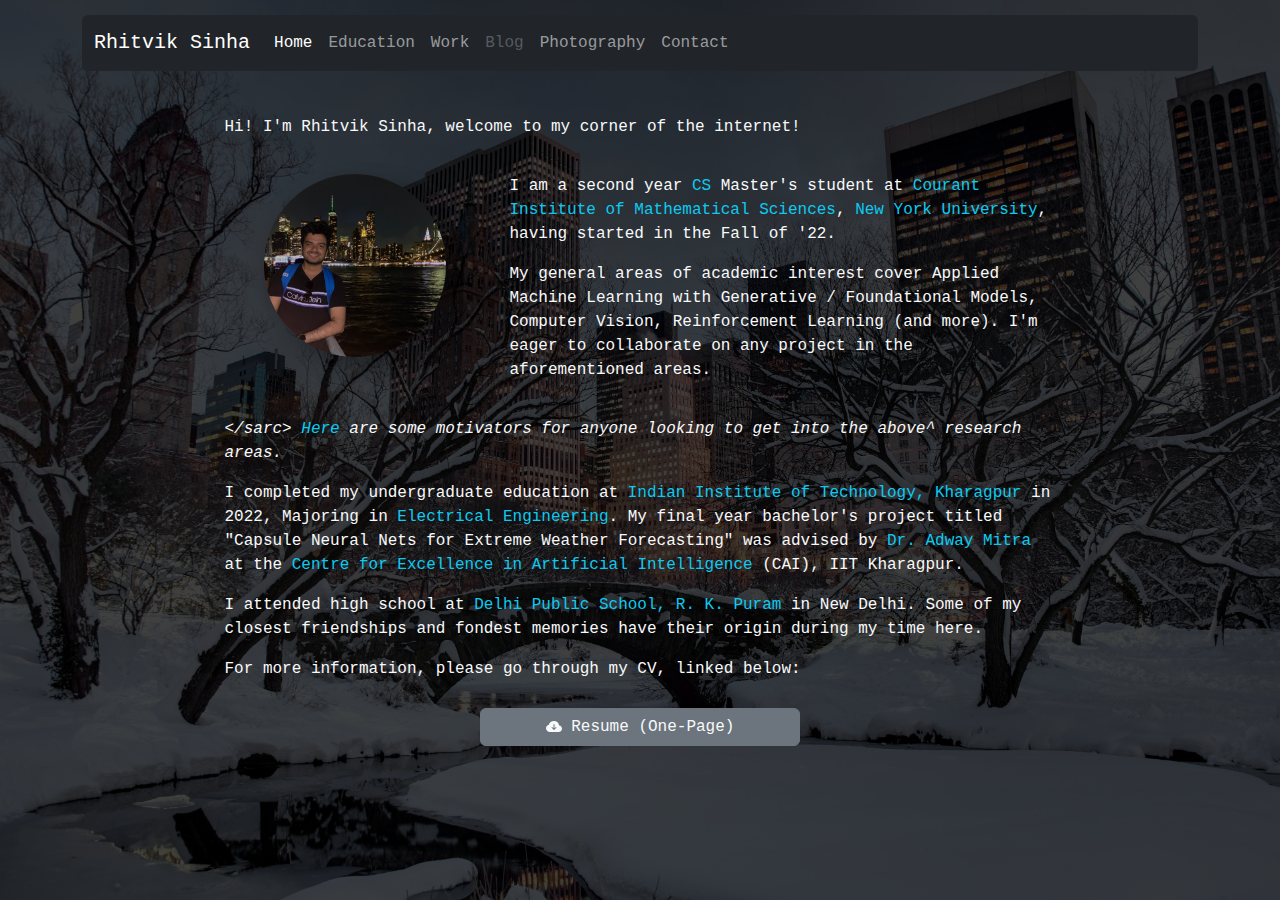
<file: index.html>
<!doctype html>

<html lang="en">
<head>
    <meta charset="utf-8">
    <meta name="viewport" content="width=device-width, initial-scale=1">

    <title>Home Page | Rhitvik Sinha</title>
    <meta name="description" content="Personal Web Page">
    <meta name="author" content="Rhitvik Sinha">

    <meta property="og:title" content="Home Page | Rhitvik Sinha">
    <meta property="og:type" content="website">
    <meta property="og:url" content="https://rhitviksinha.github.io/">
    <meta property="og:description" content="Rhitvik Sinha's Personal Web Page.">
    <meta property="og:image" content="./assets/img/rhitvik.JPG">

    <link rel="icon" href="./assets/img/favicon1.ico">

    <!-- Bootstrap core CSS -->
    <link rel="stylesheet" href="./assets/dist/css/bootstrap.min.css">
    <link href="./assets/css/navbar.css" rel="stylesheet">
    <style>
        body {
            background-image: url('./assets/img/nyc-winter.jpg');
            background-repeat: no-repeat;
            background-attachment: fixed;  
            background-size: cover;
            background-color: rgba(0,0,0,0.75);
            background-blend-mode: darken;
        }
        img {
            border-radius: 50%;
            box-shadow: 25px 15px 25px 3px rgba(0, 0, 0, 0.2), 0 6px 20px 0 rgba(0, 0, 0, 0.19);
        }
        #myBtn {
            display: none;
            position: fixed;
            bottom: 20px;
            right: 30px;
            z-index: 99;
            font-size: 30px;
            border: 2px solid white;
            outline: none;
            background-color: rgba(255,255,255,0.2);
            color: white;
            cursor: pointer;
            padding: 11px 21px 13px 19px;
            border-radius: 50%;
        }
        #myBtn:hover {
            background-color: rgba(255,255,255,0.5);
        }
    </style>

</head>

<body class="font-monospace text-light">

    <button onclick="topFunction()" id="myBtn" title="Back to top">☝️</button>
    <script>
        //Get the button
        var mybutton = document.getElementById("myBtn");
        
        // When the user scrolls down 20px from the top of the document, show the button
        window.onscroll = function() {scrollFunction()};
        
        function scrollFunction() {
            if (document.body.scrollTop > 20 || document.documentElement.scrollTop > 20) {
                mybutton.style.display = "block";
            } else {
                mybutton.style.display = "none";
            }
        }
        
        // When the user clicks on the button, scroll to the top of the document
        function topFunction() {
            document.body.scrollTop = 0;
            document.documentElement.scrollTop = 0;
        }
    </script>

    <div class="container fixed-top">
        <nav class="navbar navbar-expand-lg navbar-dark bg-dark rounded" aria-label="Eleventh navbar example">
            <div class="container-fluid">
                <a class="navbar-brand" href="./">Rhitvik Sinha</a>

                <button class="navbar-toggler" type="button" data-bs-toggle="collapse" data-bs-target="#navbarsExample09" aria-controls="navbarsExample09" aria-expanded="false" aria-label="Toggle navigation">
                    <span class="navbar-toggler-icon"></span>
                </button>

                <div class="collapse navbar-collapse" id="navbarsExample09">
                    <ul class="navbar-nav me-auto mb-2 mb-lg-0">
                        <li class="nav-item">
                            <a class="nav-link active" aria-current="page" href="./">Home</a>
                        </li>
                        <li class="nav-item">
                            <a class="nav-link" href="./edu">Education</a>
                        </li>
                        <li class="nav-item">
                            <a class="nav-link" href="./work">Work</a>
                        </li>
                        <li class="nav-item">
                            <a class="nav-link disabled" href="#">Blog</a>
                        </li>
                        <li class="nav-item">
                            <a class="nav-link" href="./photo">Photography</a>
                        </li>
                        <li class="nav-item">
                            <a class="nav-link" href="./contact">Contact</a>
                        </li>
                    </ul>
                </div>
            </div>
        </nav>
    </div>
    <!-- <div id="content"><iframe src="https://flowcv.me/rhitvik" title="flowcv" style="height:100vh; width:100%; border:none;"></iframe></div> -->

    <div class="container" style="margin-top: 1.2in;">
        <div class="row justify-content-center">
            <div class="col-lg-9">
                <p>Hi! I'm Rhitvik Sinha, welcome to my corner of the internet!</p>
            </div>
        </div>
        <div class="row justify-content-center">
            <div class="col-lg-3 text-center" style="margin-top: 0.5cm;">
                <img src="./assets/img/rhitvik.JPG" width="70%">
            </div>
            <div class="col-lg-6">
                <p style="margin-top: 0.5cm;">
                    I am a second year <a class="link-info text-decoration-none" target="_blank" rel="noopener noreferrer" href="https://cs.nyu.edu/">CS</a> Master's student at 
                    <a class="link-info text-decoration-none" target="_blank" rel="noopener noreferrer" href="https://cims.nyu.edu/">Courant Institute of Mathematical Sciences</a>, 
                    <a class="link-info text-decoration-none" target="_blank" rel="noopener noreferrer" href="https://nyu.edu/">New York University</a>, having started in the Fall of '22.
                </p>
                <p>
                    My general areas of academic interest cover Applied Machine Learning with Generative / Foundational Models,
                    Computer Vision, Reinforcement Learning (and more). I'm eager to collaborate on any project in the 
                    aforementioned areas.
                </p>
            </div>
        </div>
        <div class="row justify-content-center">
            <div class="col-lg-9">
                <p style="margin-top: 0.5cm;">
                    <i>
                        &lt;/sarc&gt; <a class="link-info text-decoration-none" href="./motivation">Here</a> 
                        are some motivators for anyone looking to get into the above^ research areas.
                    </i>
                </p><p>
                I completed my undergraduate education at 
                <a class="link-info text-decoration-none" target="_blank" rel="noopener noreferrer" href="http://www.iitkgp.ac.in/">Indian Institute of Technology, Kharagpur</a> 
                in 2022, Majoring in <a class="link-info text-decoration-none" target="_blank" rel="noopener noreferrer" href="http://www.ee.iitkgp.ac.in/">Electrical Engineering</a>. 
                My final year bachelor's project titled "Capsule Neural Nets for Extreme Weather Forecasting" was advised by 
                <a class="link-info text-decoration-none" target="_blank" rel="noopener noreferrer" href="https://sites.google.com/site/adwayresearch/">Dr. Adway Mitra</a> 
                at the <a class="link-info text-decoration-none" target="_blank" rel="noopener noreferrer" href="http://www.ai.iitkgp.ac.in/">Centre for Excellence in Artificial Intelligence</a> 
                (CAI), IIT Kharagpur.
                </p><p>
                I attended high school at <a class="link-info text-decoration-none" target="_blank" rel="noopener noreferrer" 
                    href="https://dpsrkp.net/">Delhi Public School, R. K. Puram</a> in New Delhi. Some of my closest 
                friendships and fondest memories have their origin during my time here.
                </p><p>
                For more information, please go through my CV, linked below:
                </p>
                </div>
        </div>
    </div>

    <div class="d-grid gap-2 col-3 mx-auto position-relative" style="margin-top: 0.3cm;">
        <button type="button" class="btn btn-secondary">
            <a class="stretched-link link-light text-decoration-none" target="_blank" rel="noopener noreferrer" href="./assets/pdf/cv.pdf">
                <svg xmlns="http://www.w3.org/2000/svg" width="16" height="16" fill="currentColor" class="bi bi-cloud-arrow-down-fill" viewBox="0 0 16 16">
                    <path d="M8 2a5.53 5.53 0 0 0-3.594 1.342c-.766.66-1.321 1.52-1.464 2.383C1.266 6.095 0 7.555 0 9.318 0 11.366 1.708 13 3.781 13h8.906C14.502 13 16 11.57 16 9.773c0-1.636-1.242-2.969-2.834-3.194C12.923 3.999 10.69 2 8 2zm2.354 6.854-2 2a.5.5 0 0 1-.708 0l-2-2a.5.5 0 1 1 .708-.708L7.5 9.293V5.5a.5.5 0 0 1 1 0v3.793l1.146-1.147a.5.5 0 0 1 .708.708z"></path>
                </svg>
            Resume (One-Page)
            </a>
        </button>
    </div>

    <script src="./assets/dist/js/bootstrap.bundle.min.js"></script>
</body>
</html>
</file>
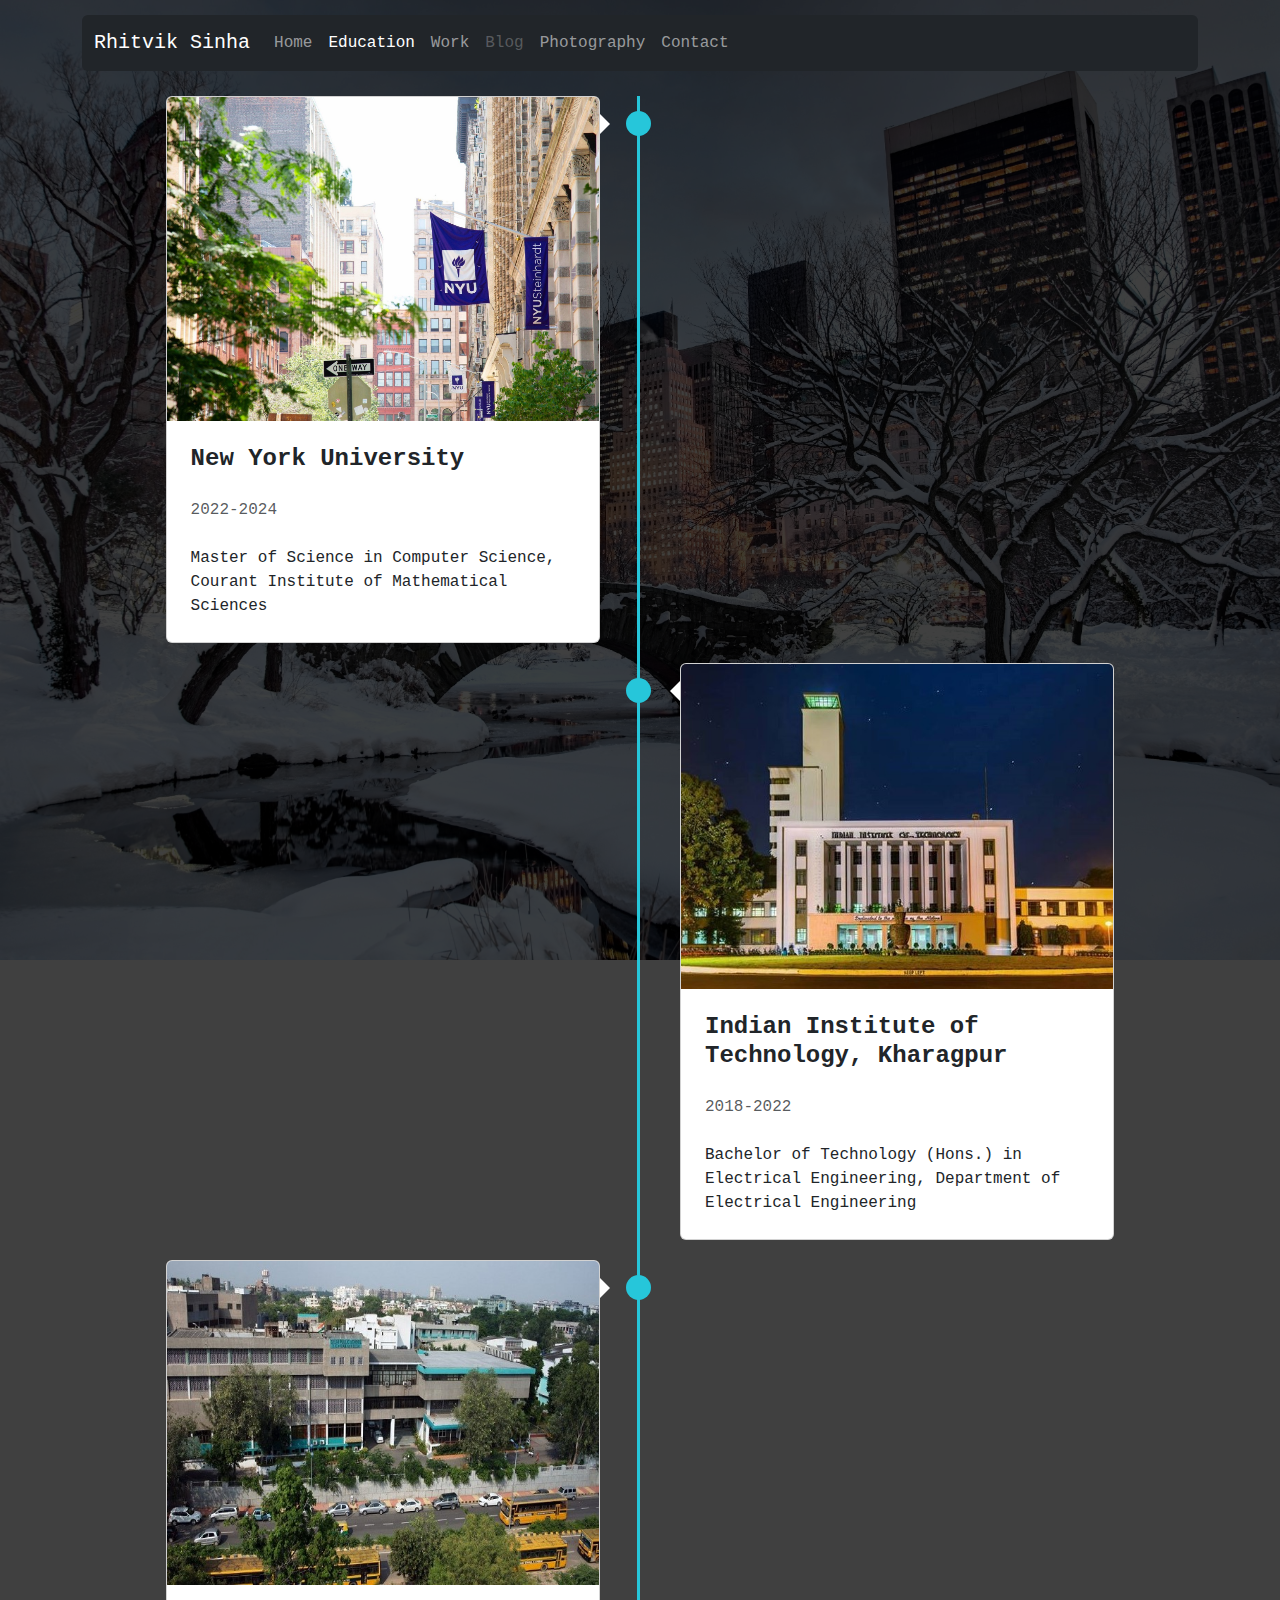
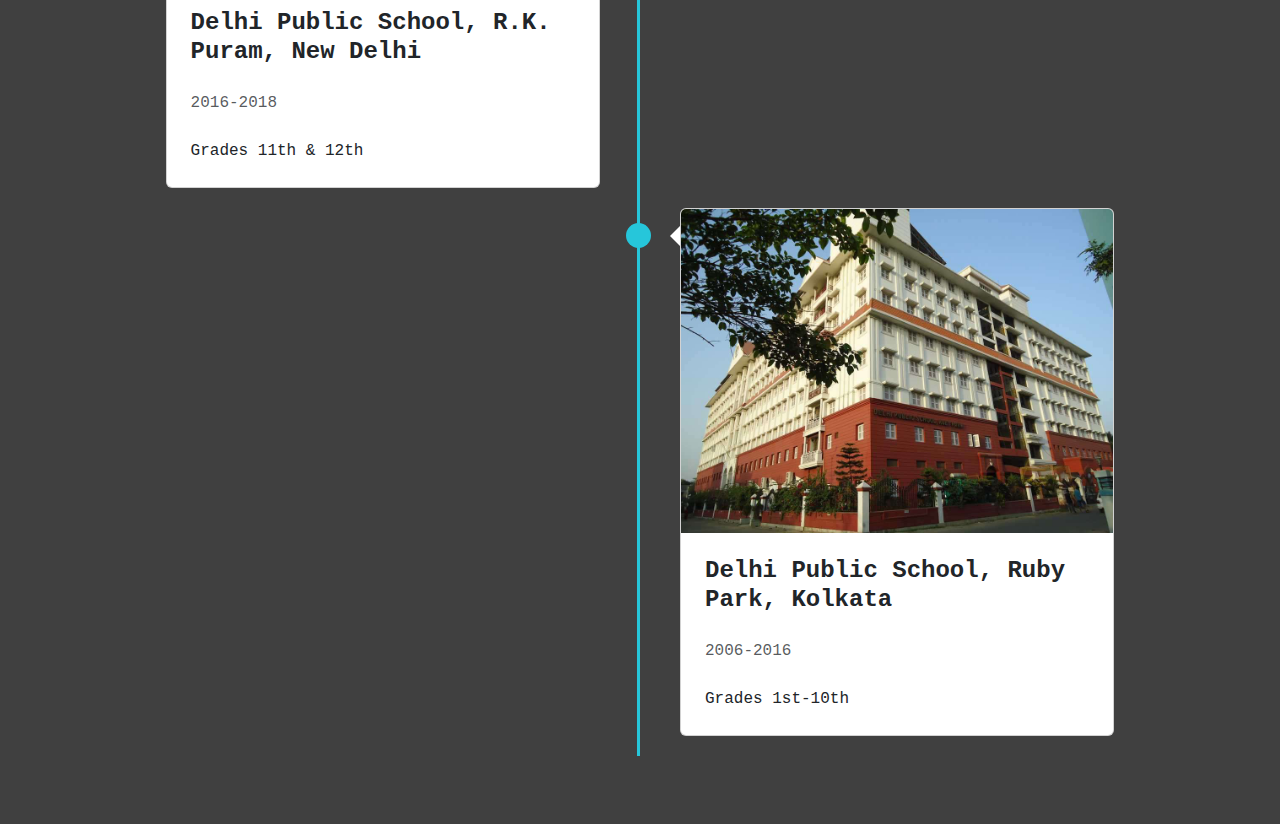
<file: edu.html>
<!doctype html>

<html lang="en">
<head>
    <meta charset="utf-8">
    <meta name="viewport" content="width=device-width, initial-scale=1">

    <title>Educational Timeline | Rhitvik Sinha</title>
    <meta name="description" content="Personal Web Page">
    <meta name="author" content="Rhitvik Sinha">

    <meta property="og:title" content="Educational Timeline | Rhitvik Sinha">
    <meta property="og:type" content="website">
    <meta property="og:url" content="https://rhitviksinha.github.io/">
    <meta property="og:description" content="Rhitvik Sinha's Personal Web Page.">
    <meta property="og:image" content="./assets/img/rhitvik.JPG">

    <link rel="icon" href="./assets/img/favicon1.ico">

    <!-- Bootstrap core CSS -->
    <link rel="stylesheet" href="./assets/dist/css/bootstrap.min.css">
    <link href="./assets/css/navbar.css" rel="stylesheet">
    <link href="./assets/css/timeline.css" rel="stylesheet">
    <style>
        body {
            background-image: url('./assets/img/nyc-winter.jpg');
            background-repeat: no-repeat;
            background-attachment: fixed;  
            background-size: cover;
            background-color: rgba(0,0,0,0.75);
            background-blend-mode: darken;
        }
        #myBtn {
            display: none;
            position: fixed;
            bottom: 20px;
            right: 30px;
            z-index: 99;
            font-size: 30px;
            border: 2px solid white;
            outline: none;
            background-color: rgba(255,255,255,0.2);
            color: white;
            cursor: pointer;
            padding: 11px 21px 13px 19px;
            border-radius: 50%;
        }
        #myBtn:hover {
            background-color: rgba(255,255,255,0.5);
        }
    </style>

</head>

<body class="font-monospace">

    <button onclick="topFunction()" id="myBtn" title="Back to top">☝️</button>
    <script>
        //Get the button
        var mybutton = document.getElementById("myBtn");
        
        // When the user scrolls down 20px from the top of the document, show the button
        window.onscroll = function() {scrollFunction()};
        
        function scrollFunction() {
            if (document.body.scrollTop > 20 || document.documentElement.scrollTop > 20) {
                mybutton.style.display = "block";
            } else {
                mybutton.style.display = "none";
            }
        }
        
        // When the user clicks on the button, scroll to the top of the document
        function topFunction() {
            document.body.scrollTop = 0;
            document.documentElement.scrollTop = 0;
        }
    </script>

    <div class="container fixed-top">
        <nav class="navbar navbar-expand-lg navbar-dark bg-dark rounded" aria-label="Eleventh navbar example">
            <div class="container-fluid">
                <a class="navbar-brand" href="./">Rhitvik Sinha</a>

                <button class="navbar-toggler" type="button" data-bs-toggle="collapse" data-bs-target="#navbarsExample09" aria-controls="navbarsExample09" aria-expanded="false" aria-label="Toggle navigation">
                    <span class="navbar-toggler-icon"></span>
                </button>

                <div class="collapse navbar-collapse" id="navbarsExample09">
                    <ul class="navbar-nav me-auto mb-2 mb-lg-0">
                        <li class="nav-item">
                            <a class="nav-link" href="./">Home</a>
                        </li>
                        <li class="nav-item">
                            <a class="nav-link active" aria-current="page" href="./edu">Education</a>
                        </li>
                        <li class="nav-item">
                            <a class="nav-link" href="./work">Work</a>
                        </li>
                        <li class="nav-item">
                            <a class="nav-link disabled" href="#">Blog</a>
                        </li>
                        <li class="nav-item">
                            <a class="nav-link" href="./photo">Photography</a>
                        </li>
                        <li class="nav-item">
                            <a class="nav-link" href="./contact">Contact</a>
                        </li>
                    </ul>
                </div>
            </div>
        </nav>
    </div>

    <section style="margin: 0.5in 12% 0% 12%">
        <div class="container py-5">
            <div class="main-timeline-2">
                <div class="timeline-2 left-2">
                    <div class="card">
                        <img src="./assets/img/nyu.jpg" class="card-img-top"
                        alt="Responsive image">
                        <div class="card-body p-4">
                            <h4 class="fw-bold mb-4">New York University</h4>
                            <p class="text-muted mb-4"><i class="far fa-clock" aria-hidden="true"></i> 2022-2024</p>
                            <p class="mb-0">Master of Science in Computer Science, Courant Institute of Mathematical 
                                Sciences
                            </p>
                        </div>
                    </div>
                </div>
                <div class="timeline-2 right-2">
                    <div class="card">
                        <img src="./assets/img/kgp.jpg" class="card-img-top"
                        alt="Responsive image">
                        <div class="card-body p-4">
                            <h4 class="fw-bold mb-4">Indian Institute of Technology, Kharagpur</h4>
                            <p class="text-muted mb-4"><i class="far fa-clock" aria-hidden="true"></i> 2018-2022</p>
                            <p class="mb-0">Bachelor of Technology (Hons.) in Electrical Engineering, Department of 
                                Electrical Engineering
                            </p>
                        </div>
                    </div>
                </div>
                <div class="timeline-2 left-2">
                    <div class="card">
                        <img src="./assets/img/dpsrkp.jpg" class="card-img-top"
                        alt="Responsive image">
                        <div class="card-body p-4">
                            <h4 class="fw-bold mb-4">Delhi Public School, R.K. Puram, New Delhi</h4>
                            <p class="text-muted mb-4"><i class="far fa-clock" aria-hidden="true"></i> 2016-2018</p>
                            <p class="mb-0">Grades 11th & 12th</p>
                        </div>
                    </div>
                </div>
                <div class="timeline-2 right-2">
                    <div class="card">
                        <img src="./assets/img/dpsrpk.jpg" class="card-img-top"
                        alt="Responsive image">
                        <div class="card-body p-4">
                            <h4 class="fw-bold mb-4"> Delhi Public School, Ruby Park, Kolkata</h4>
                            <p class="text-muted mb-4"><i class="far fa-clock" aria-hidden="true"></i> 2006-2016</p>
                            <p class="mb-0">Grades 1st-10th
                            </p>
                        </div>
                    </div>
                </div>
            </div>
        </div>
    </section>

    <script src="./assets/dist/js/bootstrap.bundle.min.js"></script>
</body>
</html>
</file>
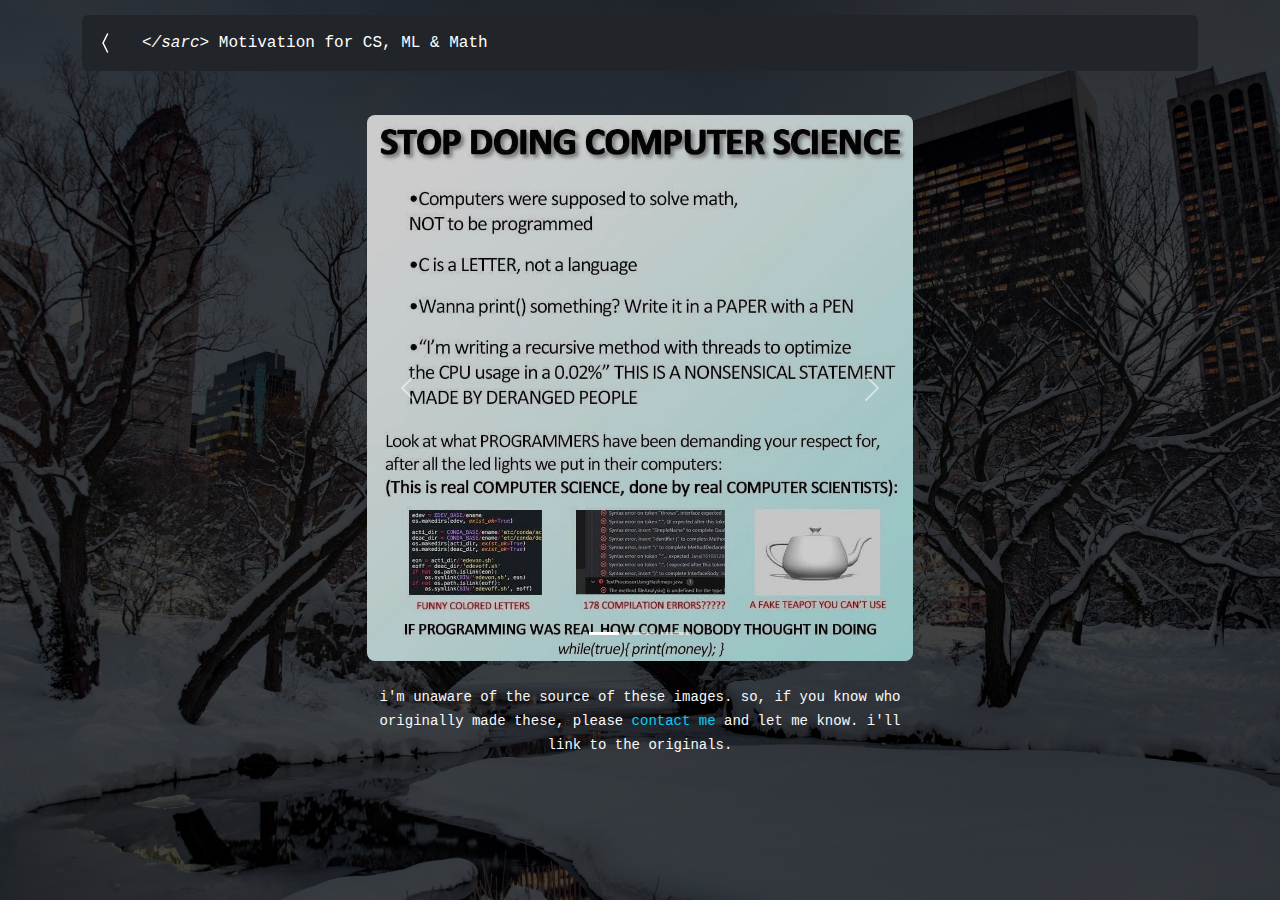
<file: motivation.html>
<!doctype html>

<html lang="en">
<head>
    <meta charset="utf-8">
    <meta name="viewport" content="width=device-width, initial-scale=1">

    <title>&lt;/sarc&gt;</title>
    <meta name="description" content="Personal Web Page">
    <meta name="author" content="Rhitvik Sinha">

    <meta property="og:title" content="Rhitvik Sinha">
    <meta property="og:type" content="website">
    <meta property="og:url" content="https://rhitviksinha.github.io/">
    <meta property="og:description" content="Rhitvik Sinha's Personal Web Page.">
    <meta property="og:image" content="./assets/img/rhitvik.JPG">

    <link rel="icon" href="./assets/img/favicon1.ico">

    <!-- Bootstrap core CSS -->
    <link rel="stylesheet" href="./assets/dist/css/bootstrap.min.css">
    <link href="./assets/css/navbar.css" rel="stylesheet">
    <style>
        body {
            background-image: url('./assets/img/nyc-winter.jpg');
            background-repeat: no-repeat;
            background-attachment: fixed;  
            background-size: cover;
            background-color: rgba(0,0,0,0.75);
            background-blend-mode: darken;
        }
        img {
            filter: brightness(80%);
            /* border-radius: 3%;
            box-shadow: 25px 15px 25px 3px rgba(0, 0, 0, 0.2), 0 6px 20px 0 rgba(0, 0, 0, 0.19); */
        }
        #myBtn {
            display: none;
            position: fixed;
            bottom: 20px;
            right: 30px;
            z-index: 99;
            font-size: 30px;
            border: 2px solid white;
            outline: none;
            background-color: rgba(255,255,255,0.2);
            color: white;
            cursor: pointer;
            padding: 11px 21px 13px 19px;
            border-radius: 50%;
        }
        #myBtn:hover {
            background-color: rgba(255,255,255,0.5);
        }
    </style>

</head>

<body class="font-monospace text-light">

    <button onclick="topFunction()" id="myBtn" title="Back to top">☝️</button>
    <script>
        //Get the button
        var mybutton = document.getElementById("myBtn");
        
        // When the user scrolls down 20px from the top of the document, show the button
        window.onscroll = function() {scrollFunction()};
        
        function scrollFunction() {
            if (document.body.scrollTop > 20 || document.documentElement.scrollTop > 20) {
                mybutton.style.display = "block";
            } else {
                mybutton.style.display = "none";
            }
        }
        
        // When the user clicks on the button, scroll to the top of the document
        function topFunction() {
            document.body.scrollTop = 0;
            document.documentElement.scrollTop = 0;
        }
    </script>

    <div class="container fixed-top">
        <nav class="navbar navbar-expand-sm navbar-dark bg-dark rounded" aria-label="Eleventh navbar example">
            <div class="container-fluid">
                <a class="navbar-brand" href="./">
                    <svg xmlns="http://www.w3.org/2000/svg" width="24" height="24" fill="currentColor" class="bi bi-chevron-compact-left" viewBox="0 0 16 16">
                        <path fill-rule="evenodd" d="M9.224 1.553a.5.5 0 0 1 .223.67L6.56 8l2.888 5.776a.5.5 0 1 1-.894.448l-3-6a.5.5 0 0 1 0-.448l3-6a.5.5 0 0 1 .67-.223z"/>
                    </svg>
                </a>

                <button class="navbar-toggler" type="button" data-bs-toggle="collapse" data-bs-target="#navbarsExample09" aria-controls="navbarsExample09" aria-expanded="false" aria-label="Toggle navigation">
                    <span class="navbar-toggler-icon"></span>
                </button>

                <div class="collapse navbar-collapse" id="navbarsExample09">
                    <ul class="navbar-nav me-auto mb-2 mb-lg-0">
                        <li class="nav-item">
                            <a class="nav-link active" aria-current="page" href="./motivation">
                                <i>&lt;/sarc&gt;</i> Motivation for CS, ML & Math
                            </a>
                        </li>
                    </ul>
                </div>
            </div>
        </nav>
    </div>
    <!-- <div id="content"><iframe src="https://flowcv.me/rhitvik" title="flowcv" style="height:100vh; width:100%; border:none;"></iframe></div> -->

    <div class="container text-center" style="margin-top: 1.2in;">

        <div class="row justify-content-center mt-4">
            <div class="col-lg-6">
                <div id="carouselExampleIndicators" class="carousel slide" data-bs-ride="true">
                    <div class="carousel-indicators">
                        <button type="button" data-bs-target="#carouselExampleIndicators" data-bs-slide-to="0" class="active" aria-current="true" aria-label="Slide 1"></button>
                        <button type="button" data-bs-target="#carouselExampleIndicators" data-bs-slide-to="1" aria-label="Slide 2"></button>
                        <button type="button" data-bs-target="#carouselExampleIndicators" data-bs-slide-to="2" aria-label="Slide 3"></button>
                    </div>
                    <div class="carousel-inner rounded-3 shadow-4-strong">
                        <div class="carousel-item active">
                            <img src="./assets/img/cs.JPG" class="d-block w-100" alt="...">
                        </div>
                        <div class="carousel-item">
                            <img src="./assets/img/ML.JPG" class="d-block w-100" alt="...">
                        </div>
                        <div class="carousel-item">
                            <img src="./assets/img/math.JPG" class="d-block w-100" alt="...">
                        </div>
                    </div>
                    <button class="carousel-control-prev" type="button" data-bs-target="#carouselExampleIndicators" data-bs-slide="prev">
                        <span class="carousel-control-prev-icon" aria-hidden="true"></span>
                        <span class="visually-hidden">Previous</span>
                    </button>
                    <button class="carousel-control-next" type="button" data-bs-target="#carouselExampleIndicators" data-bs-slide="next">
                        <span class="carousel-control-next-icon" aria-hidden="true"></span>
                        <span class="visually-hidden">Next</span>
                    </button>
                </div>
            </div>
        </div>

        <div class="row justify-content-center mt-4">
            <div class="col-lg-6">
                <small>
                    i'm unaware of the source of these images. so, if you know who originally made these, 
                    please <a class="link-info text-decoration-none" target="_blank" 
                              rel="noopener noreferrer" href="./contact">contact me</a> 
                    and let me know. i'll link to the originals.
                </small>
            </div>
        </div>

    </div>

    <script src="./assets/dist/js/bootstrap.bundle.min.js"></script>
</body>
</html>
</file>
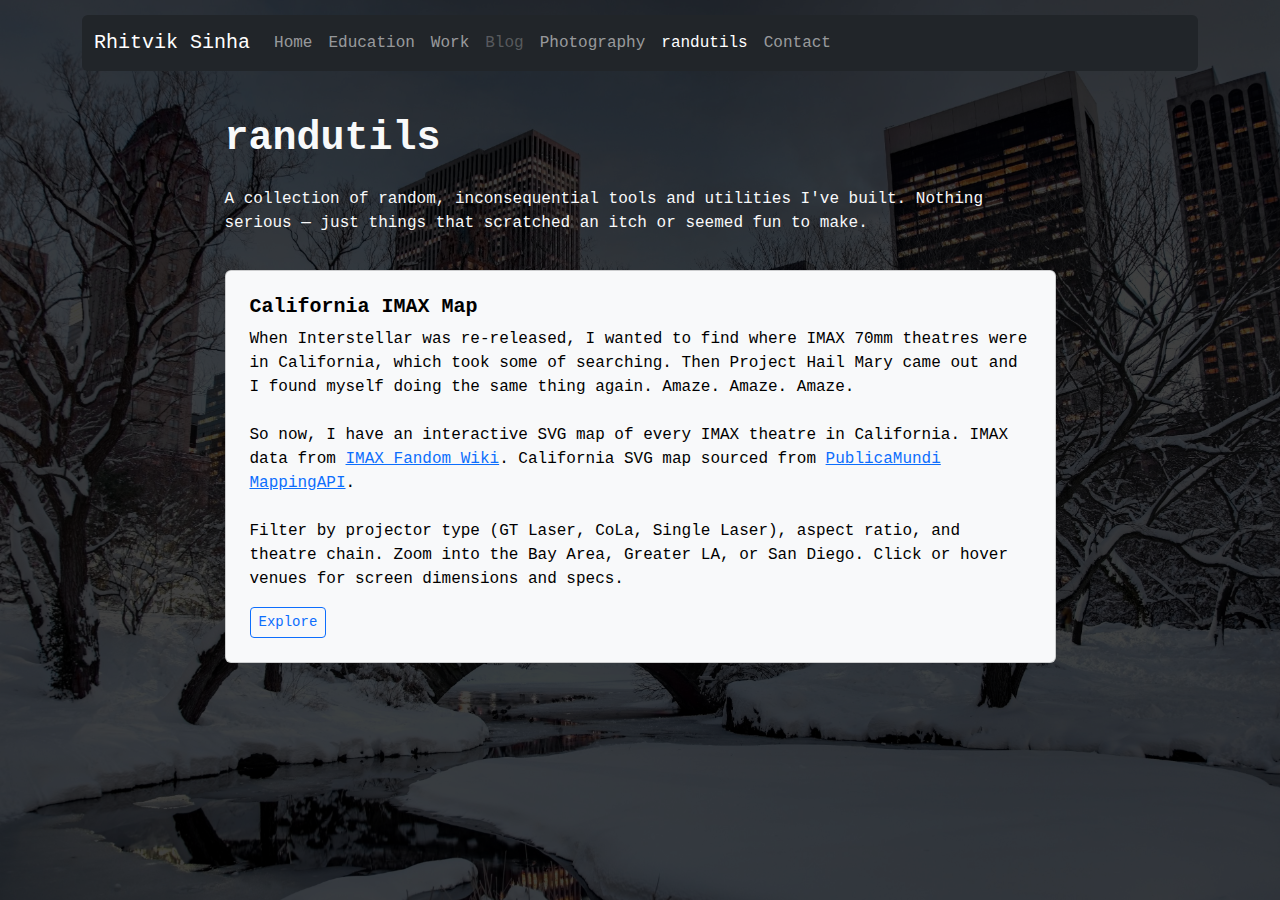
<file: randutils.html>
<!doctype html>

<html lang="en">
<head>
    <meta charset="utf-8">
    <meta name="viewport" content="width=device-width, initial-scale=1">

    <title>randutils | Rhitvik Sinha</title>
    <meta name="description" content="Random tools and utilities by Rhitvik Sinha">
    <meta name="author" content="Rhitvik Sinha">

    <meta property="og:title" content="randutils | Rhitvik Sinha">
    <meta property="og:type" content="website">
    <meta property="og:url" content="https://rhitviksinha.github.io/randutils">
    <meta property="og:description" content="A collection of random tools and utilities.">
    <meta property="og:image" content="./assets/img/rhitvik.JPG">

    <link rel="icon" href="./assets/img/favicon1.ico">

    <!-- Bootstrap core CSS -->
    <link rel="stylesheet" href="./assets/dist/css/bootstrap.min.css">
    <link href="./assets/css/common.css" rel="stylesheet">
    <link href="./assets/css/navbar.css" rel="stylesheet">

</head>

<body class="font-monospace text-light">

    <button id="myBtn" aria-label="Back to top" title="Back to top">☝️</button>

    <div class="container fixed-top">
        <nav class="navbar navbar-expand-lg navbar-dark bg-dark rounded" aria-label="Main navigation">
            <div class="container-fluid">
                <a class="navbar-brand" href="./">Rhitvik Sinha</a>

                <button class="navbar-toggler" type="button" data-bs-toggle="collapse" data-bs-target="#navbarsExample09" aria-controls="navbarsExample09" aria-expanded="false" aria-label="Toggle navigation">
                    <span class="navbar-toggler-icon"></span>
                </button>

                <div class="collapse navbar-collapse" id="navbarsExample09">
                    <ul class="navbar-nav me-auto mb-2 mb-lg-0">
                        <li class="nav-item">
                            <a class="nav-link" href="./">Home</a>
                        </li>
                        <li class="nav-item">
                            <a class="nav-link" href="./edu">Education</a>
                        </li>
                        <li class="nav-item">
                            <a class="nav-link" href="./work">Work</a>
                        </li>
                        <li class="nav-item">
                            <a class="nav-link disabled" href="#">Blog</a>
                        </li>
                        <li class="nav-item">
                            <a class="nav-link" href="./photo">Photography</a>
                        </li>
                        <li class="nav-item">
                            <a class="nav-link active" aria-current="page" href="./randutils">randutils</a>
                        </li>
                        <li class="nav-item">
                            <a class="nav-link" href="./contact">Contact</a>
                        </li>
                    </ul>
                </div>
            </div>
        </nav>
    </div>

    <div class="container mt-content">

        <div class="row justify-content-center">
            <div class="col-lg-9">
                <h1 class="fw-bold mb-4">randutils</h1>
                <p>
                    A collection of random, inconsequential tools and utilities I've built.
                    Nothing serious &mdash; just things that scratched an itch or seemed fun to make.
                </p>
            </div>
        </div>

        <div class="row justify-content-center mt-half-cm">
            <div class="col-lg-9">

                <div class="card text-bg-light mb-4">
                    <div class="card-body p-4">
                        <h5 class="card-title fw-bold mb-2">California IMAX Map</h5>
                        <p class="card-text">
                            When Interstellar was re-released, I wanted to find where IMAX 70mm theatres were in California, which took
                            some of searching. Then Project Hail Mary came out and I found myself doing the same thing again. Amaze. Amaze. Amaze.<br><br>
                            So now, I have an interactive SVG map of every IMAX theatre in California. IMAX data from
                            <a href="https://imax.fandom.com/wiki/List_of_IMAX_venues" target="_blank">IMAX Fandom Wiki</a>. California
                            SVG map sourced from <a href="https://raw.githubusercontent.com/PublicaMundi/MappingAPI/master/data/geojson/us-states.json" target="_blank">PublicaMundi MappingAPI</a>.
                            <br><br>Filter by projector type (GT Laser, CoLa, Single Laser), aspect ratio,
                            and theatre chain. Zoom into the Bay Area, Greater LA, or San Diego.
                            Click or hover venues for screen dimensions and specs.
                        </p>
                        <div class="d-flex justify-content-between align-items-center">
                            <div class="btn-group">
                                <button type="button" class="btn btn-sm btn-outline-primary">
                                    <a class="stretched-link text-decoration-none" href="./cali-imax">Explore</a>
                                </button>
                            </div>
                        </div>
                    </div>
                </div>

            </div>
        </div>

    </div>

    <script src="./assets/dist/js/bootstrap.bundle.min.js"></script>
    <script src="./assets/js/common.js"></script>
</body>
</html>
</file>
<file: assets/css/navbar.css>
body {
  padding-bottom: 20px;
}

.navbar {
  margin-bottom: 20px;
  margin-top: 15px;
}
</file>
<file: assets/css/timeline.css>
/* The actual timeline (the vertical ruler) */
.main-timeline-2 {
position: relative;
}

/* The actual timeline (the vertical ruler) */
.main-timeline-2::after {
content: '';
position: absolute;
width: 3px;
background-color: #26c6da;
top: 0;
bottom: 0;
left: 50%;
margin-left: -3px;
}

/* Container around content */
.timeline-2 {
position: relative;
background-color: inherit;
width: 50%;
}

/* The circles on the timeline */
.timeline-2::after {
content: '';
position: absolute;
width: 25px;
height: 25px;
right: -11px;
background-color: #26c6da;
top: 15px;
border-radius: 50%;
z-index: 1;
}

/* Place the container to the left */
.left-2 {
padding: 0px 40px 20px 0px;
left: 0;
}

/* Place the container to the right */
.right-2 {
padding: 0px 0px 20px 40px;
left: 50%;
}

/* Add arrows to the left container (pointing right) */
.left-2::before {
content: " ";
position: absolute;
top: 18px;
z-index: 1;
right: 30px;
border: medium solid white;
border-width: 10px 0 10px 10px;
border-color: transparent transparent transparent white;
}

/* Add arrows to the right container (pointing left) */
.right-2::before {
content: " ";
position: absolute;
top: 18px;
z-index: 1;
left: 30px;
border: medium solid white;
border-width: 10px 10px 10px 0;
border-color: transparent white transparent transparent;
}

/* Fix the circle for containers on the right side */
.right-2::after {
left: -14px;
}

/* Media queries - Responsive timeline on screens less than 600px wide */
@media screen and (max-width: 600px) {

/* Place the timelime to the left */
.main-timeline-2::after {
left: 31px;
}

/* Full-width containers */
.timeline-2 {
width: 100%;
padding-left: 70px;
padding-right: 25px;
}

/* Make sure that all arrows are pointing leftwards */
.timeline-2::before {
left: 60px;
border: medium solid white;
border-width: 10px 10px 10px 0;
border-color: transparent white transparent transparent;
}

/* Make sure all circles are at the same spot */
.left-2::after,
.right-2::after {
left: 18px;
}

.left-2::before {
right: auto;
}

/* Make all right containers behave like the left ones */
.right-2 {
left: 0%;
}
}
</file>
<file: assets/css/common.css>
/* Shared body background — used on every page */
body {
    background-image: url('../img/nyc-winter.jpg');
    background-repeat: no-repeat;
    background-attachment: fixed;
    background-size: cover;
    background-color: rgba(0,0,0,0.75);
    background-blend-mode: darken;
}

/* Back-to-top button */
#myBtn {
    display: none;
    position: fixed;
    bottom: 20px;
    right: 30px;
    z-index: 99;
    font-size: 30px;
    border: 2px solid white;
    outline: none;
    background-color: rgba(255,255,255,0.2);
    color: white;
    cursor: pointer;
    padding: 11px 21px 13px 19px;
    border-radius: 50%;
}
#myBtn:hover {
    background-color: rgba(255,255,255,0.5);
}

/* Reusable spacing classes (replacing inline styles) */
.mt-content {
    margin-top: 1.2in;
}
.mt-content-sm {
    margin-top: 0.7in;
}
.mt-half-cm {
    margin-top: 0.5cm;
}
.mt-third-cm {
    margin-top: 0.3cm;
}
.card-img-fixed {
    width: 100%;
    height: 200px;
    object-fit: cover;
}
</file>
